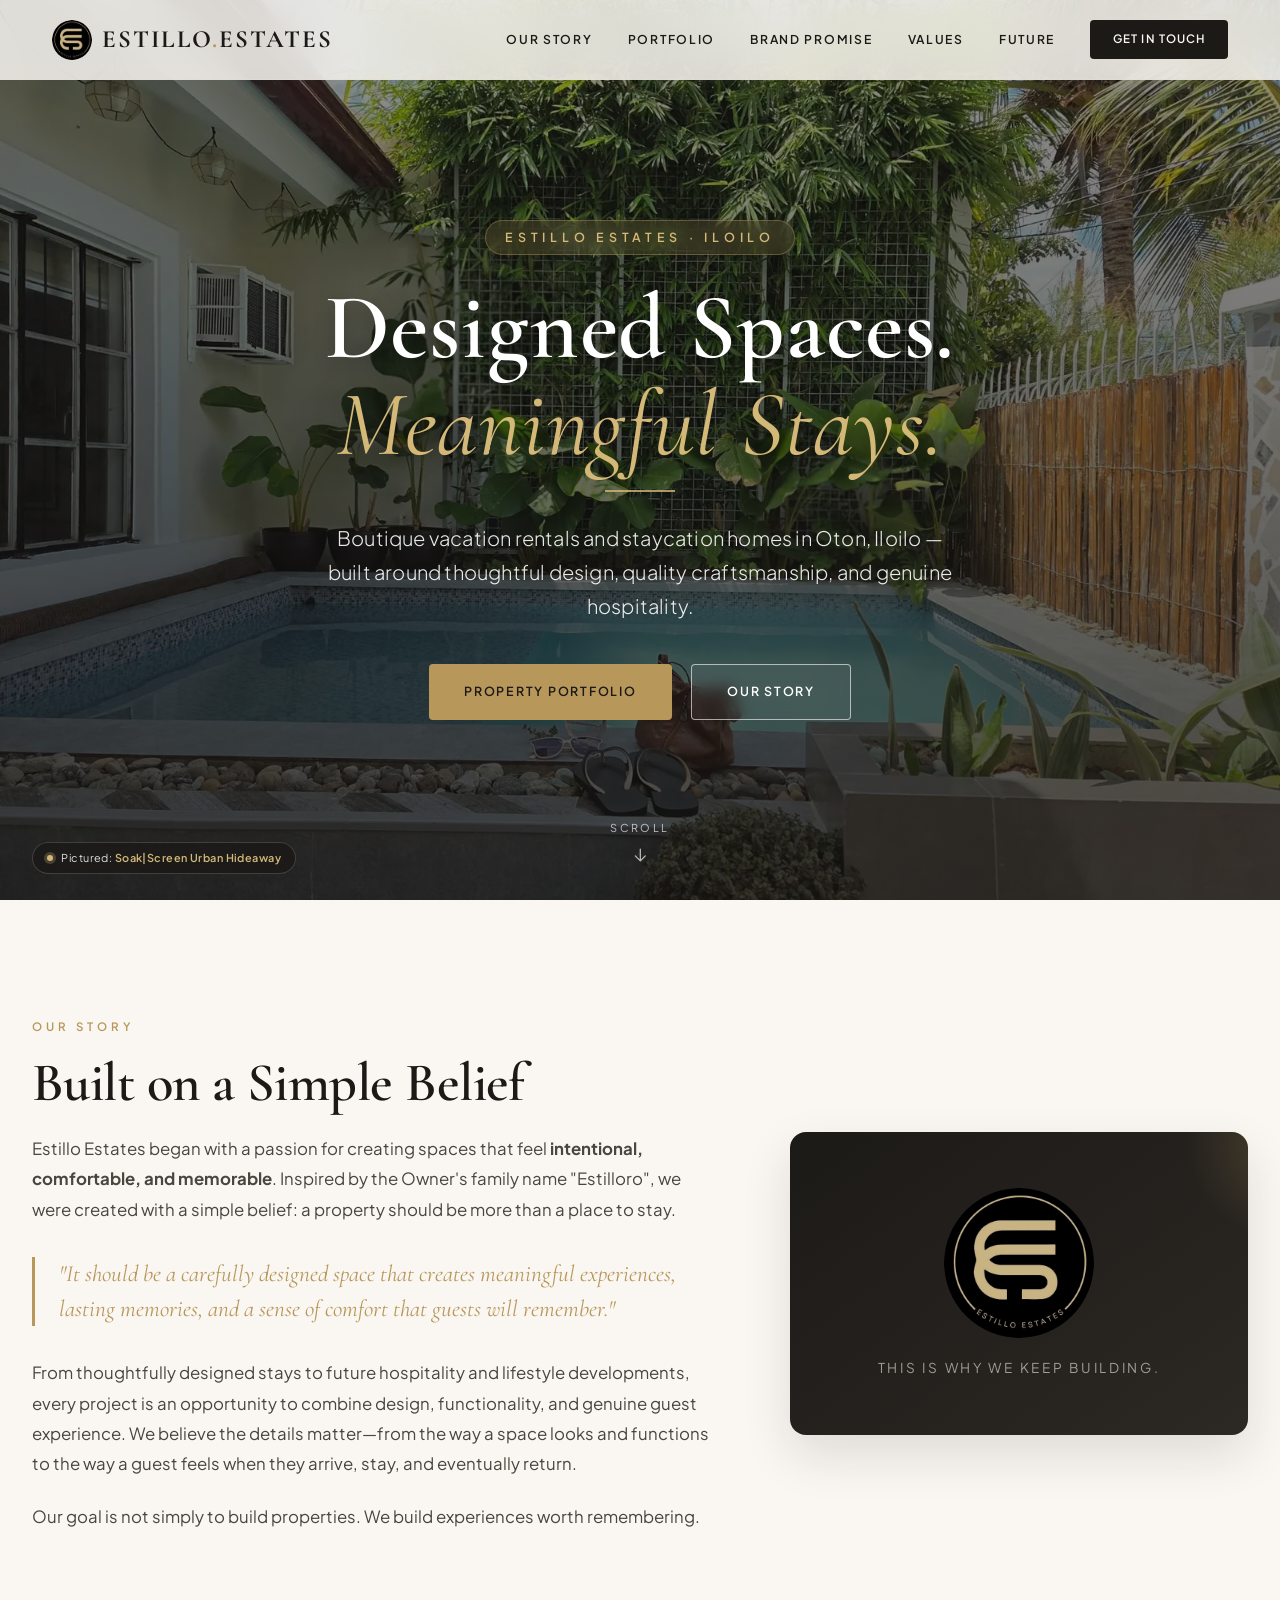
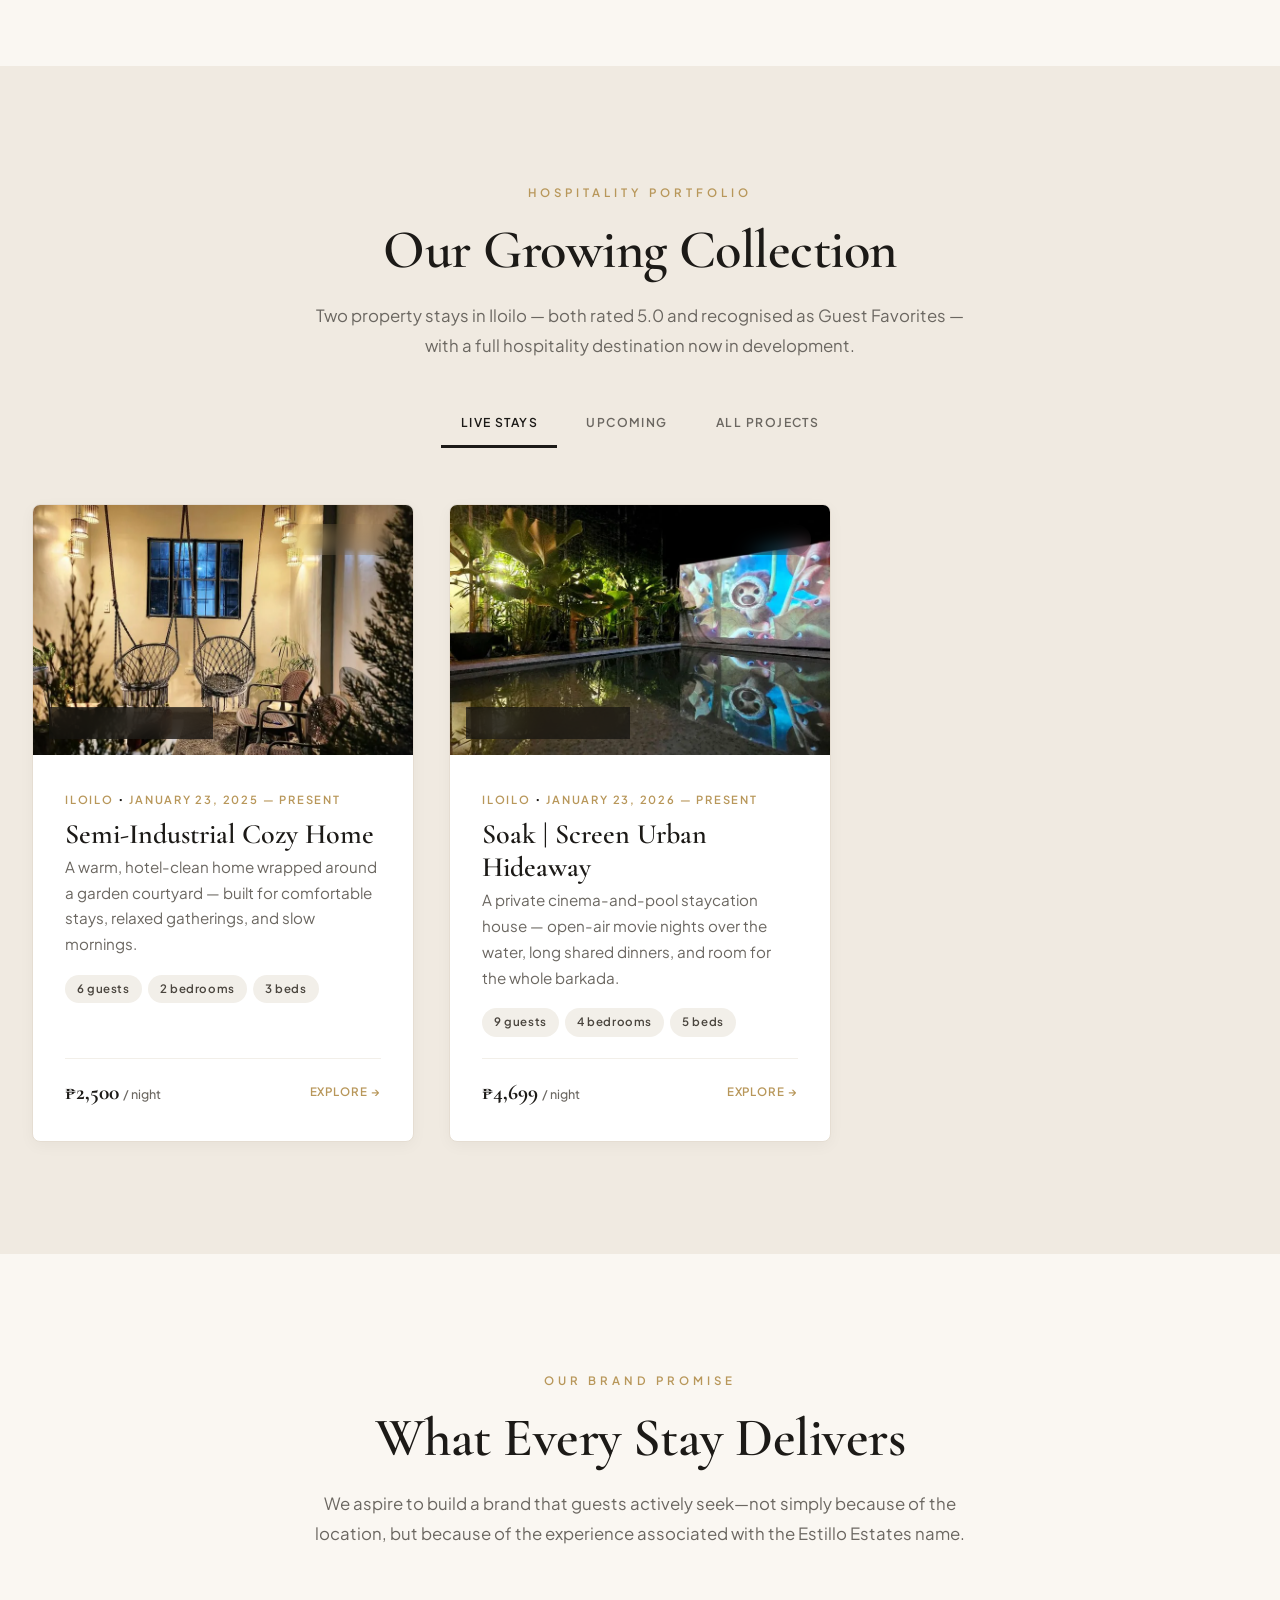
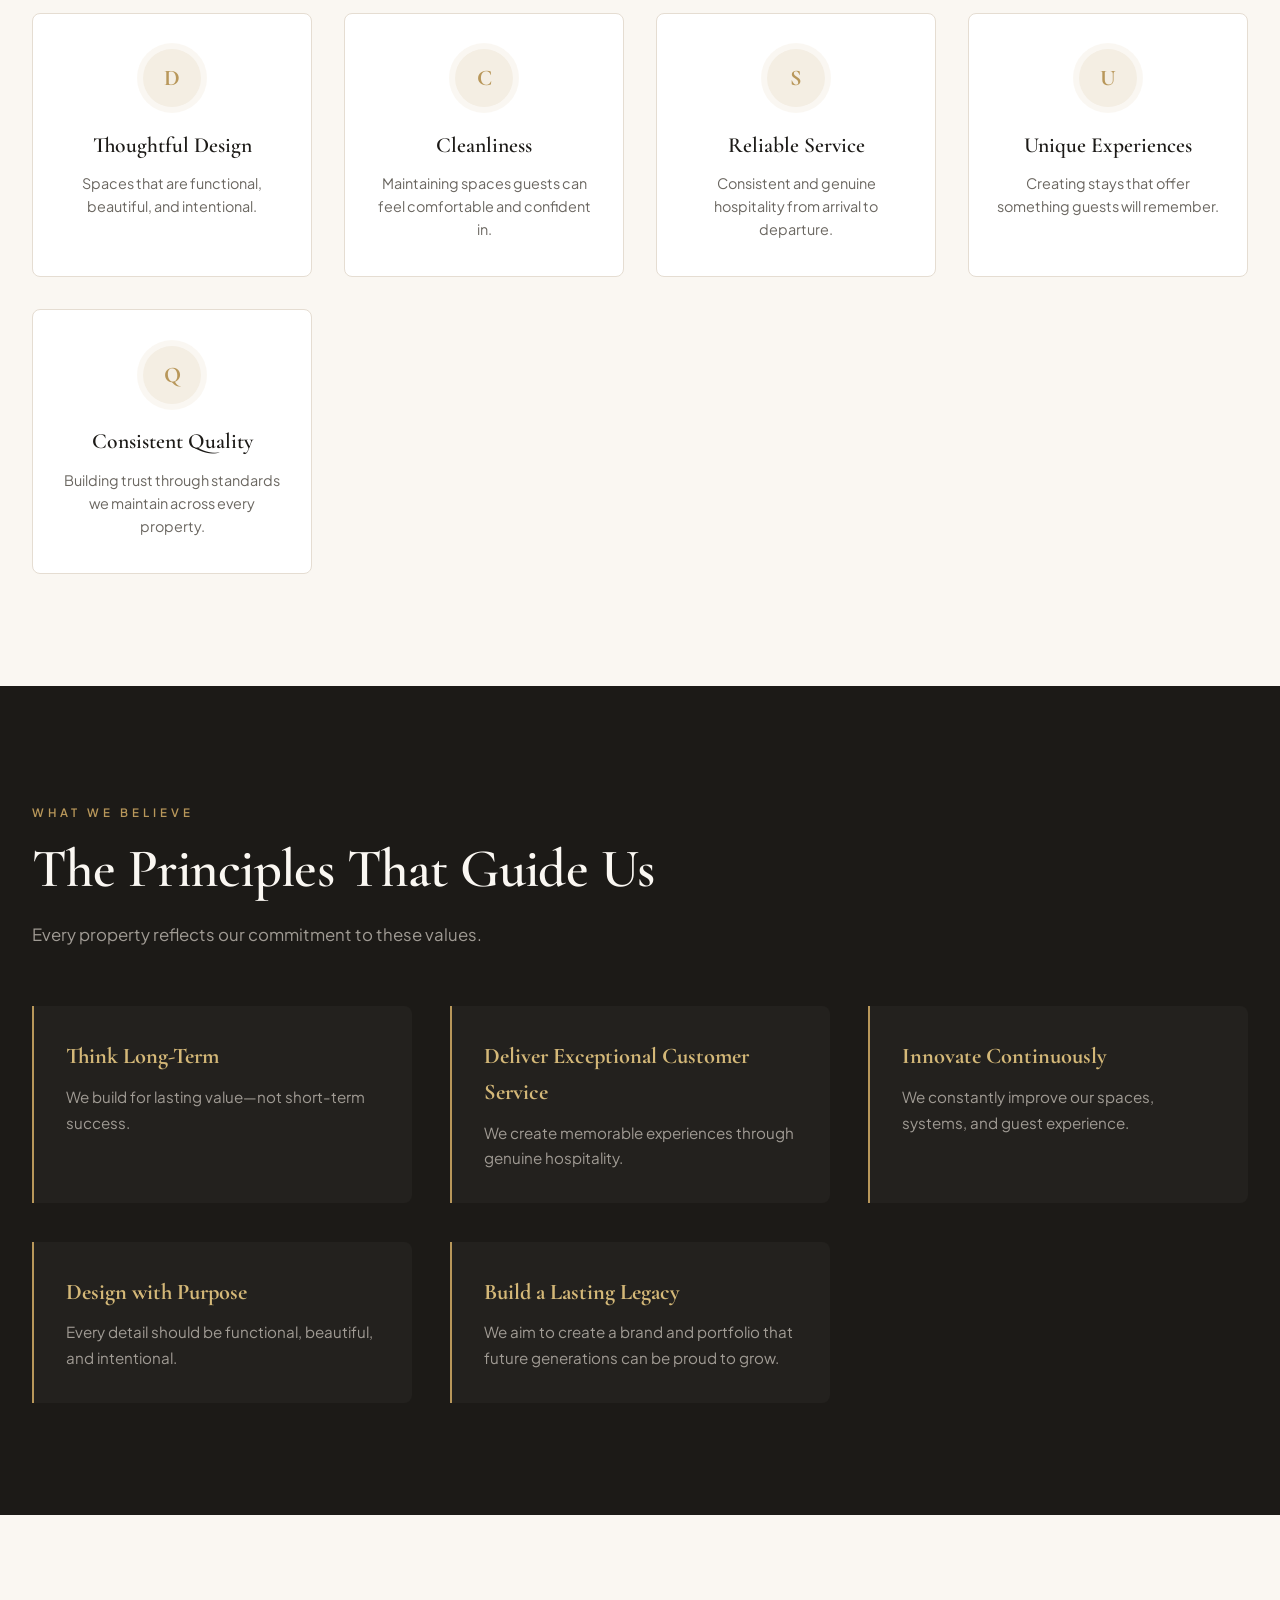
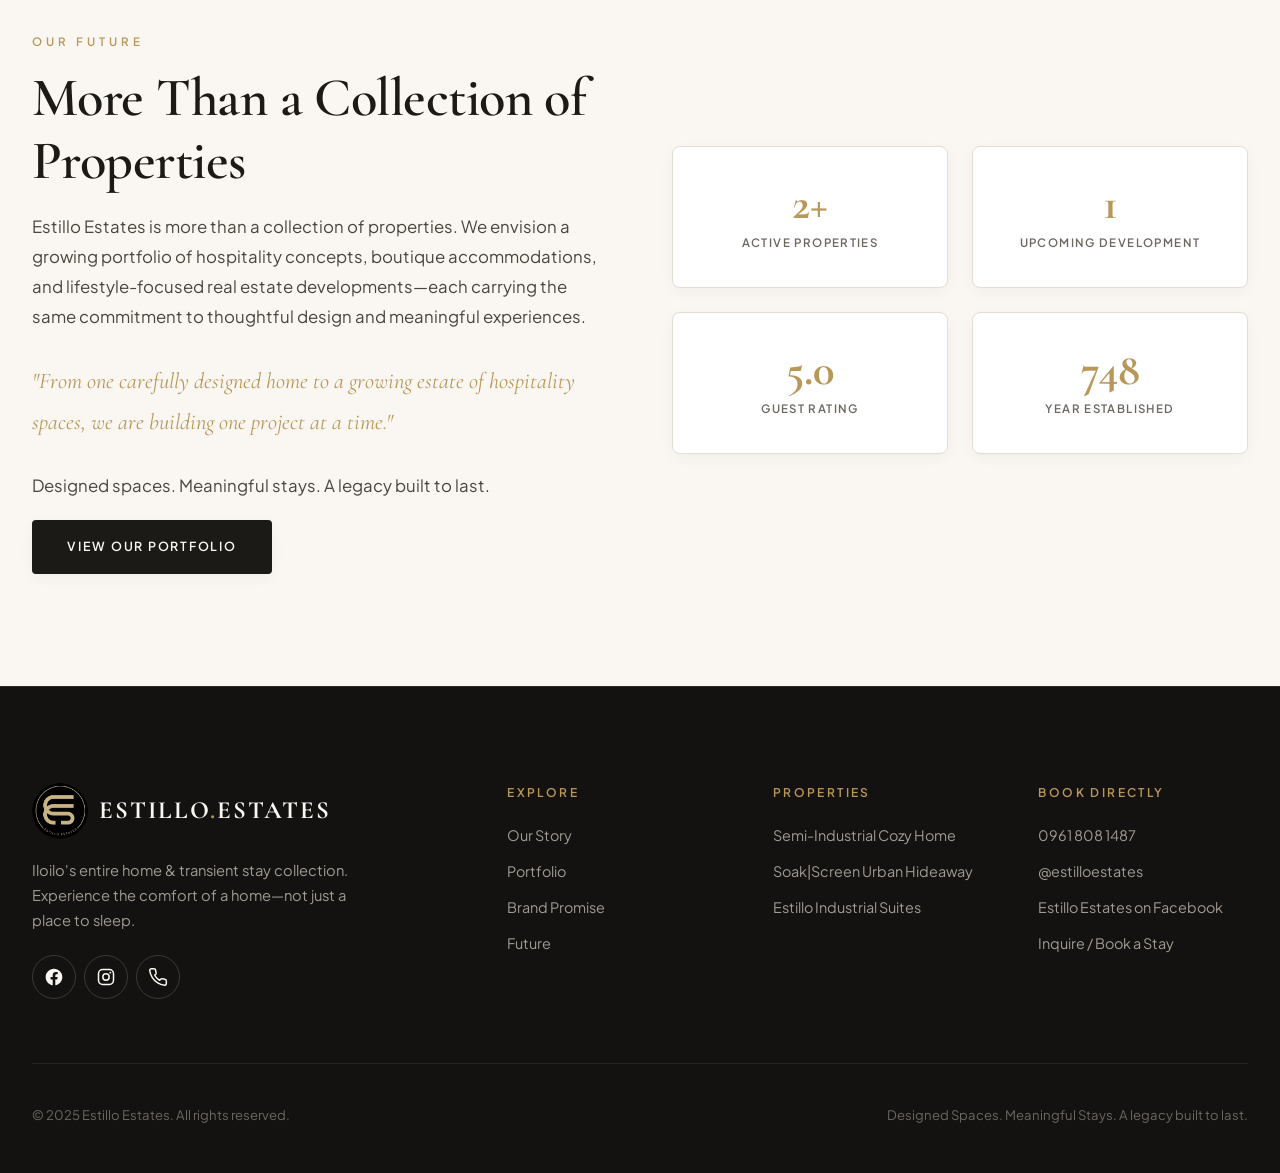
<file: index.html>
<!DOCTYPE html>
<html lang="en">
<head>
    <meta charset="UTF-8">
    <meta name="viewport" content="width=device-width, initial-scale=1.0, viewport-fit=cover">
    <title>Estillo Estates — Vacation Rentals in Iloilo</title>
    <meta name="description" content="Estillo Estates offers boutique vacation rental homes in Iloilo with private pools, garden courtyards, and cinema nights. Book directly, no fees.">
    <meta name="robots" content="index, follow">
    <meta name="theme-color" content="#faf7f2">
    <meta name="format-detection" content="telephone=no">
    <meta name="mobile-web-app-capable" content="yes">
    <meta name="apple-mobile-web-app-status-bar-style" content="default">

    <!-- SITE_URL: update every absolute URL below (canonical, OG, Twitter, JSON-LD,
         robots.txt, sitemap.xml) once the Netlify site name or custom domain is final. -->
    <link rel="canonical" href="https://estilloestates.netlify.app/">

    <!-- Brand icons -->
    <link rel="icon" href="assets/logo-192.png" type="image/png" sizes="192x192">
    <link rel="icon" href="assets/favicon.svg" type="image/svg+xml">
    <link rel="apple-touch-icon" href="assets/logo-192.png">

    <!-- OpenGraph SEO Tags -->
    <meta property="og:title" content="Estillo Estates — Vacation Rentals in Iloilo">
    <meta property="og:description" content="Experience the comfort of a home—not just a place to sleep. Two 5.0-rated stays in Iloilo. Book directly with us.">
    <meta property="og:type" content="website">
    <meta property="og:url" content="https://estilloestates.netlify.app/">
    <meta property="og:site_name" content="Estillo Estates">
    <meta property="og:locale" content="en_PH">
    <meta property="og:image" content="https://estilloestates.netlify.app/assets/logo.png">
    <meta property="og:image:width" content="400">
    <meta property="og:image:height" content="400">

    <!-- Twitter Card -->
    <meta name="twitter:card" content="summary">
    <meta name="twitter:title" content="Estillo Estates — Vacation Rentals in Iloilo">
    <meta name="twitter:description" content="Experience the comfort of a home—not just a place to sleep. Two 5.0-rated stays in Iloilo. Book directly with us.">
    <meta name="twitter:image" content="https://estilloestates.netlify.app/assets/logo.png">

    <!-- Structured data: tells Google this is a real hospitality brand with two
         bookable, guest-rated properties — not just a page of text. No ratingCount
         or address is included below because none is publicly verifiable yet;
         fabricating either would violate Google's structured-data guidelines. -->
    <script type="application/ld+json">
    {
        "@context": "https://schema.org",
        "@graph": [
            {
                "@type": "Organization",
                "@id": "https://estilloestates.netlify.app/#organization",
                "name": "Estillo Estates",
                "url": "https://estilloestates.netlify.app/",
                "logo": "https://estilloestates.netlify.app/assets/logo.png",
                "image": "https://estilloestates.netlify.app/assets/logo.png",
                "description": "Estillo Estates is a growing hospitality and property development brand in Iloilo, Philippines, offering an entire home and transient stay collection built around thoughtful design and genuine hospitality.",
                "telephone": "+63-961-808-1487",
                "areaServed": {
                    "@type": "City",
                    "name": "Oton, Iloilo"
                },
                "sameAs": [
                    "https://www.facebook.com/profile.php?id=61573081126916",
                    "https://www.instagram.com/estilloestates"
                ]
            },
            {
                "@type": "LodgingBusiness",
                "@id": "https://estilloestates.netlify.app/#lumina",
                "name": "Semi-Industrial Cozy Home",
                "brand": { "@id": "https://estilloestates.netlify.app/#organization" },
                "description": "A hotel-clean, thoughtfully designed entire home in Oton, Iloilo wrapped around a garden courtyard, built for comfortable stays and relaxed gatherings.",
                "image": "https://estilloestates.netlify.app/assets/properties/lumina-garden-lg.webp",
                "url": "https://www.airbnb.com/rooms/1330278337522141292",
                "telephone": "+63-961-808-1487",
                "priceRange": "₱2,500 per night",
                "address": {
                    "@type": "PostalAddress",
                    "addressLocality": "Oton",
                    "addressRegion": "Iloilo",
                    "addressCountry": "PH"
                },
                "amenityFeature": [
                    { "@type": "LocationFeatureSpecification", "name": "Fast WiFi + Netflix" },
                    { "@type": "LocationFeatureSpecification", "name": "Full kitchen" },
                    { "@type": "LocationFeatureSpecification", "name": "Garden swing + outdoor dining" },
                    { "@type": "LocationFeatureSpecification", "name": "Free parking" }
                ]
            },
            {
                "@type": "LodgingBusiness",
                "@id": "https://estilloestates.netlify.app/#savannah",
                "name": "Soak|Screen Urban Hideaway",
                "brand": { "@id": "https://estilloestates.netlify.app/#organization" },
                "description": "A private cinema-and-pool staycation house in Oton, Iloilo with open-air movie nights over the water and room for the whole barkada.",
                "image": "https://estilloestates.netlify.app/assets/properties/savannah-cinema-lg.webp",
                "url": "https://www.airbnb.com/rooms/1591042140564793687",
                "telephone": "+63-961-808-1487",
                "priceRange": "₱4,699 per night",
                "address": {
                    "@type": "PostalAddress",
                    "addressLocality": "Oton",
                    "addressRegion": "Iloilo",
                    "addressCountry": "PH"
                },
                "amenityFeature": [
                    { "@type": "LocationFeatureSpecification", "name": "Private swimming pool" },
                    { "@type": "LocationFeatureSpecification", "name": "Outdoor BBQ + dining area" },
                    { "@type": "LocationFeatureSpecification", "name": "Screen / movie area" },
                    { "@type": "LocationFeatureSpecification", "name": "AC in all bedrooms + living room" }
                ]
            }
        ]
    }
    </script>

    <!-- Hero is the LCP element; preload the crop this viewport will actually use -->
    <link rel="preload" as="image" href="assets/hero-mobile.webp" media="(max-width: 768px)" fetchpriority="high">
    <link rel="preload" as="image" href="assets/hero.webp" media="(min-width: 769px)" fetchpriority="high">

    <!-- Fonts -->
    <link rel="preconnect" href="https://fonts.googleapis.com">
    <link rel="preconnect" href="https://fonts.gstatic.com" crossorigin>

    <!-- Gives the property map embed a head start on its connection setup;
         only helps if "Show map" is clicked within ~10s of load (browsers
         close idle preconnects after that), but costs nothing otherwise -->
    <link rel="preconnect" href="https://www.google.com">
    <link href="https://fonts.googleapis.com/css2?family=Cormorant+Garamond:ital,wght@0,400;0,500;0,600;0,700;1,400;1,500&family=Plus+Jakarta+Sans:wght@300;400;500;600;700&display=swap" rel="stylesheet">

    <!-- Master CSS Design System Bundle. Bump ?v= here and in styles.css
         after editing CSS so browsers don't serve a stale copy. -->
    <link rel="stylesheet" href="css/styles.css?v=19">
</head>
<body>

    <a href="#hero" class="skip-link">Skip to content</a>

    <!-- Header Navigation Bar -->
    <header class="site-header" id="siteHeader">
        <div class="header-inner">
            <a href="#" class="logo" id="logoLink" aria-label="Estillo Estates home">
                <img class="logo-mark" src="assets/logo.png" alt="" data-logo="pair" width="44" height="44" decoding="async">
                <span class="logo-text" data-logo-fallback>ESTILLO<span>.</span>ESTATES</span>
            </a>
            <nav class="main-nav" id="mainNav" aria-label="Primary">
                <a href="#story">Our Story</a>
                <a href="#portfolio">Portfolio</a>
                <a href="#brand">Brand Promise</a>
                <a href="#values">Values</a>
                <a href="#future">Future</a>
                <a href="#contact" class="nav-cta open-booking-modal">Get In Touch</a>
            </nav>
            <button class="hamburger" id="hamburger" type="button" aria-label="Open navigation menu" aria-expanded="false" aria-controls="mobileMenu">
                <span class="hamburger-bars" aria-hidden="true">
                    <span></span>
                    <span></span>
                    <span></span>
                </span>
            </button>
        </div>
    </header>

    <!-- Mobile Drawer Menu -->
    <div class="mobile-menu" id="mobileMenu" aria-hidden="true">
        <nav class="mobile-menu-nav" aria-label="Mobile">
            <a href="#story"><span>Our Story</span><span class="mobile-menu-arrow" aria-hidden="true">→</span></a>
            <a href="#portfolio"><span>Portfolio</span><span class="mobile-menu-arrow" aria-hidden="true">→</span></a>
            <a href="#brand"><span>Brand Promise</span><span class="mobile-menu-arrow" aria-hidden="true">→</span></a>
            <a href="#values"><span>Values</span><span class="mobile-menu-arrow" aria-hidden="true">→</span></a>
            <a href="#future"><span>Future</span><span class="mobile-menu-arrow" aria-hidden="true">→</span></a>
        </nav>
        <div class="mobile-menu-footer">
            <a href="#contact" class="btn btn-primary btn-block open-booking-modal">Get In Touch</a>
            <a href="tel:+639618081487" class="mobile-menu-call">
                <span aria-hidden="true">📞</span> Book directly — 0961 808 1487
            </a>
            <div class="social-links">
                <a href="https://www.facebook.com/profile.php?id=61573081126916"
                   target="_blank" rel="noopener noreferrer" aria-label="Estillo Estates on Facebook">
                    <svg viewBox="0 0 24 24" fill="currentColor" aria-hidden="true">
                        <path d="M22 12.06C22 6.5 17.52 2 12 2S2 6.5 2 12.06c0 5.02 3.66 9.18 8.44 9.94v-7.03H7.9v-2.91h2.54V9.85c0-2.52 1.5-3.91 3.77-3.91 1.09 0 2.24.2 2.24.2v2.46h-1.26c-1.24 0-1.63.78-1.63 1.57v1.89h2.78l-.45 2.91h-2.33V22c4.78-.76 8.44-4.92 8.44-9.94z"/>
                    </svg>
                </a>
                <a href="https://www.instagram.com/estilloestates"
                   target="_blank" rel="noopener noreferrer" aria-label="Estillo Estates on Instagram">
                    <svg viewBox="0 0 24 24" fill="none" stroke="currentColor" stroke-width="1.8" aria-hidden="true">
                        <rect x="3" y="3" width="18" height="18" rx="5"/>
                        <circle cx="12" cy="12" r="3.8"/>
                        <circle cx="17.2" cy="6.8" r="1.1" fill="currentColor" stroke="none"/>
                    </svg>
                </a>
            </div>
        </div>
    </div>

    <!-- Hero Section -->
    <section class="hero" id="hero">
        <div class="hero-content">
            <span class="hero-eyebrow">Estillo Estates<span class="hero-eyebrow-location"> · Iloilo</span></span>
            <h1 class="hero-title">
                Designed Spaces.<br>
                <span class="accent">Meaningful Stays.</span>
            </h1>
            <div class="hero-divider"></div>
            <p class="hero-subtitle">
                Boutique vacation rentals and staycation homes in Oton, Iloilo —
                built around thoughtful design, quality craftsmanship, and genuine hospitality.
            </p>
            <div class="hero-actions">
                <a href="#portfolio" class="btn btn-primary">Property Portfolio</a>
                <a href="#story" class="btn btn-secondary">Our Story</a>
            </div>
        </div>
        <a class="hero-credit" href="#portfolio">
            <span class="hero-credit-dot" aria-hidden="true"></span>
            <span class="hero-credit-text">Pictured: <strong>Soak|Screen Urban Hideaway</strong></span>
        </a>
        <div class="hero-scroll-indicator" aria-hidden="true">
            <span>Scroll</span>
            <svg viewBox="0 0 24 24" fill="none" stroke="currentColor" stroke-width="1.5" stroke-linecap="round" stroke-linejoin="round">
                <path d="M12 5v14M6 13l6 6 6-6"/>
            </svg>
        </div>
    </section>


    
    <!-- Our Story Section -->
    <section class="section story-section" id="story">
        <div class="section-inner">
            <div class="story-grid">
                <div class="story-text reveal">
                    <span class="section-label">Our Story</span>
                    <h2 class="section-title">Built on a Simple Belief</h2>
                    <p>
                        Estillo Estates began with a passion for creating spaces that feel
                        <strong>intentional, comfortable, and memorable</strong>. Inspired by the
                        Owner's family name "Estilloro", we were created with a simple belief:
                        a property should be more than a place to stay.
                    </p>
                    <p class="highlight">
                        "It should be a carefully designed space that creates meaningful
                        experiences, lasting memories, and a sense of comfort that guests
                        will remember."
                    </p>
                    <p>
                        From thoughtfully designed stays to future hospitality and lifestyle
                        developments, every project is an opportunity to combine design,
                        functionality, and genuine guest experience. We believe the details
                        matter—from the way a space looks and functions to the way a guest
                        feels when they arrive, stay, and eventually return.
                    </p>
                    <p>
                        Our goal is not simply to build properties. We build experiences
                        worth remembering.
                    </p>
                </div>
                <div class="story-visual reveal reveal-delay-1">
                    <div class="story-visual-inner">
                        <div class="monogram">
                            <img class="monogram-mark" src="assets/logo.png" alt="Estillo Estates emblem"
                                 data-logo="replace" width="150" height="150" decoding="async">
                            <span class="monogram-text" data-logo-fallback>EE</span>
                        </div>
                        <div class="tagline">This is why we keep building.</div>
                    </div>
                </div>
            </div>
        </div>
    </section>

    <!-- Portfolio Section -->
    <section class="section portfolio-section" id="portfolio">
        <div class="section-inner">
            <div class="section-head reveal">
                <span class="section-label">Hospitality Portfolio</span>
                <h2 class="section-title">Our Growing Collection</h2>
                <p class="section-description">
                    Two property stays in Iloilo — both rated 5.0 and recognised as Guest
                    Favorites — with a full hospitality destination now in development.
                </p>
            </div>

            <!-- Category Filter Tabs -->
            <div class="portfolio-filters reveal reveal-delay-1" role="group" aria-label="Filter properties">
                <button class="filter-btn active" type="button" data-filter="live" aria-pressed="true">Live Stays</button>
                <button class="filter-btn" type="button" data-filter="upcoming" aria-pressed="false">Upcoming</button>
                <button class="filter-btn" type="button" data-filter="all" aria-pressed="false">All Projects</button>
            </div>

            <div class="portfolio-grid">
                <!-- Property Card 1 — Semi-Industrial Cozy Home -->
                <article class="property-card reveal reveal-delay-1" data-category="live" data-property-id="lumina"
                     role="button" tabindex="0" aria-label="View details for Semi-Industrial Cozy Home">
                    <div class="property-card-image">
                        <span class="property-badge live">Book Now</span>
                        <img src="assets/properties/lumina-garden.webp"
                             srcset="assets/properties/lumina-garden.webp 800w, assets/properties/lumina-garden-lg.webp 1400w"
                             sizes="(max-width: 768px) 100vw, 380px"
                             alt="Semi-Industrial Cozy Home garden lounge with hanging swing chairs lit at night"
                             loading="lazy" decoding="async" width="800" height="533">
                        <span class="property-rating"><span aria-hidden="true">★</span> 5.0 · Guest favorite</span>
                    </div>
                    <div class="property-card-body">
                        <span class="years">Iloilo <strong>·</strong> January 23, 2025 — Present</span>
                        <h3>Semi-Industrial Cozy Home</h3>
                        <p>
                            A warm, hotel-clean home wrapped around a garden courtyard — built for
                            comfortable stays, relaxed gatherings, and slow mornings.
                        </p>
                        <ul class="property-specs">
                            <li>6 guests</li>
                            <li>2 bedrooms</li>
                            <li>3 beds</li>
                        </ul>
                        <div class="property-card-footer">
                            <span class="property-price"><strong>₱2,500</strong> / night</span>
                            <span class="property-more">Explore <span aria-hidden="true">→</span></span>
                        </div>
                    </div>
                </article>

                <!-- Property Card 2 — Soak | Screen Urban Hideaway -->
                <article class="property-card reveal reveal-delay-2" data-category="live" data-property-id="savannah"
                     role="button" tabindex="0" aria-label="View details for Soak|Screen Urban Hideaway">
                    <div class="property-card-image">
                        <span class="property-badge live">Book Now</span>
                        <img src="assets/properties/savannah-cinema.webp"
                             srcset="assets/properties/savannah-cinema.webp 800w, assets/properties/savannah-cinema-lg.webp 1400w"
                             sizes="(max-width: 768px) 100vw, 380px"
                             alt="Soak|Screen Urban Hideaway outdoor cinema screen reflected in the pool at night"
                             loading="lazy" decoding="async" width="800" height="533">
                        <span class="property-rating"><span aria-hidden="true">★</span> 5.0 · Guest favorite</span>
                    </div>
                    <div class="property-card-body">
                        <span class="years">Iloilo <strong>·</strong> January 23, 2026 — Present</span>
                        <h3>Soak | Screen Urban Hideaway</h3>
                        <p>
                            A private cinema-and-pool staycation house — open-air movie nights over
                            the water, long shared dinners, and room for the whole barkada.
                        </p>
                        <ul class="property-specs">
                            <li>9 guests</li>
                            <li>4 bedrooms</li>
                            <li>5 beds</li>
                        </ul>
                        <div class="property-card-footer">
                            <span class="property-price"><strong>₱4,699</strong> / night</span>
                            <span class="property-more">Explore <span aria-hidden="true">→</span></span>
                        </div>
                    </div>
                </article>

                <!-- Property Card 3 — Estillo Industrial Suites -->
                <article class="property-card reveal reveal-delay-3" data-category="upcoming" data-property-id="industrial-suites"
                     role="button" tabindex="0" aria-label="View details for Estillo Industrial Suites">
                    <div class="property-card-image">
                        <span class="property-badge upcoming">Target — 2028</span>
                        <img src="assets/properties/eis-concept.webp"
                             srcset="assets/properties/eis-concept.webp 800w, assets/properties/eis-concept-lg.webp 1400w"
                             sizes="(max-width: 768px) 100vw, 380px"
                             alt="Estillo Industrial Suites — in development, target launch 2028"
                             loading="lazy" decoding="async" width="800" height="533">
                        <span class="property-rating property-rating-note">Illustrative graphic — design not yet finalized</span>
                    </div>
                    <div class="property-card-body">
                        <span class="years">In Development · Target 2028</span>
                        <h3>Estillo Industrial Suites</h3>
                        <p class="property-subtitle">EIS — Hospitality Destination</p>
                        <p>
                            A new hospitality concept envisioned to bring together designed accommodations,
                            café culture, and lifestyle spaces under one destination.
                        </p>
                        <ul class="property-specs">
                            <li>Boutique suites</li>
                            <li>Café</li>
                            <li>Lifestyle spaces</li>
                        </ul>
                        <div class="property-card-footer">
                            <span class="property-price property-price-tba">Concept in development</span>
                            <span class="property-more">Explore <span aria-hidden="true">→</span></span>
                        </div>
                    </div>
                </article>
            </div>
        </div>
    </section>

    <!-- Brand Promise Section -->
    <section class="section brand-section" id="brand">
        <div class="section-inner">
            <div class="section-head reveal">
                <span class="section-label">Our Brand Promise</span>
                <h2 class="section-title">What Every Stay Delivers</h2>
                <p class="section-description">
                    We aspire to build a brand that guests actively seek—not simply because of
                    the location, but because of the experience associated with the Estillo Estates name.
                </p>
            </div>
            <div class="brand-grid">
                <div class="brand-item reveal reveal-delay-1">
                    <div class="brand-icon">D</div>
                    <h4>Thoughtful Design</h4>
                    <p>Spaces that are functional, beautiful, and intentional.</p>
                </div>
                <div class="brand-item reveal reveal-delay-2">
                    <div class="brand-icon">C</div>
                    <h4>Cleanliness</h4>
                    <p>Maintaining spaces guests can feel comfortable and confident in.</p>
                </div>
                <div class="brand-item reveal reveal-delay-3">
                    <div class="brand-icon">S</div>
                    <h4>Reliable Service</h4>
                    <p>Consistent and genuine hospitality from arrival to departure.</p>
                </div>
                <div class="brand-item reveal reveal-delay-1">
                    <div class="brand-icon">U</div>
                    <h4>Unique Experiences</h4>
                    <p>Creating stays that offer something guests will remember.</p>
                </div>
                <div class="brand-item reveal reveal-delay-2">
                    <div class="brand-icon">Q</div>
                    <h4>Consistent Quality</h4>
                    <p>Building trust through standards we maintain across every property.</p>
                </div>
            </div>
        </div>
    </section>

    <!-- Values Section -->
    <section class="section values-section" id="values">
        <div class="section-inner">
            <div class="reveal">
                <span class="section-label">What We Believe</span>
                <h2 class="section-title">The Principles That Guide Us</h2>
                <p class="section-description">
                    Every property reflects our commitment to these values.
                </p>
            </div>
            <div class="values-list">
                <div class="value-item reveal reveal-delay-1">
                    <h4>Think Long-Term</h4>
                    <p>We build for lasting value—not short-term success.</p>
                </div>
                <div class="value-item reveal reveal-delay-2">
                    <h4>Deliver Exceptional Customer Service</h4>
                    <p>We create memorable experiences through genuine hospitality.</p>
                </div>
                <div class="value-item reveal reveal-delay-3">
                    <h4>Innovate Continuously</h4>
                    <p>We constantly improve our spaces, systems, and guest experience.</p>
                </div>
                <div class="value-item reveal reveal-delay-1">
                    <h4>Design with Purpose</h4>
                    <p>Every detail should be functional, beautiful, and intentional.</p>
                </div>
                <div class="value-item reveal reveal-delay-2">
                    <h4>Build a Lasting Legacy</h4>
                    <p>We aim to create a brand and portfolio that future generations can be proud to grow.</p>
                </div>
            </div>
        </div>
    </section>

    <!-- Future Section -->
    <section class="section future-section" id="future">
        <div class="section-inner">
            <div class="future-content">
                <div class="future-text reveal">
                    <span class="section-label">Our Future</span>
                    <h2 class="section-title">More Than a Collection of Properties</h2>
                    <p>
                        Estillo Estates is more than a collection of properties. We envision a growing
                        portfolio of hospitality concepts, boutique accommodations, and lifestyle-focused
                        real estate developments—each carrying the same commitment to thoughtful design
                        and meaningful experiences.
                    </p>
                    <p class="emphasis">
                        "From one carefully designed home to a growing estate of hospitality spaces,
                        we are building one project at a time."
                    </p>
                    <p>
                        Designed spaces. Meaningful stays. A legacy built to last.
                    </p>
                    <a href="#portfolio" class="btn btn-primary future-cta">View Our Portfolio</a>
                </div>
                <div class="future-stats reveal reveal-delay-1">
                    <div class="stat-card">
                        <div class="stat-number" data-target="2">2+</div>
                        <div class="stat-label">Active Properties</div>
                    </div>
                    <div class="stat-card">
                        <div class="stat-number" data-target="1">1</div>
                        <div class="stat-label">Upcoming Development</div>
                    </div>
                    <div class="stat-card">
                        <div class="stat-number" data-static>5.0</div>
                        <div class="stat-label">Guest Rating</div>
                    </div>
                    <div class="stat-card">
                        <div class="stat-number" data-target="2025">2025</div>
                        <div class="stat-label">Year Established</div>
                    </div>
                </div>
            </div>
        </div>
    </section>

    <!-- Footer -->
    <footer class="site-footer" id="contact">
        <div class="footer-inner">
            <div class="footer-top">
                <div class="footer-brand">
                    <a href="#" class="logo" aria-label="Estillo Estates home">
                        <img class="logo-mark logo-mark-lg" src="assets/logo.png" alt="" data-logo="pair" width="56" height="56" decoding="async">
                        <span class="logo-text" data-logo-fallback>ESTILLO<span>.</span>ESTATES</span>
                    </a>
                    <p>
                        Iloilo's entire home &amp; transient stay collection. Experience the
                        comfort of a home—not just a place to sleep.
                    </p>
                    <div class="social-links">
                        <a href="https://www.facebook.com/profile.php?id=61573081126916"
                           target="_blank" rel="noopener noreferrer" aria-label="Estillo Estates on Facebook">
                            <svg viewBox="0 0 24 24" fill="currentColor" aria-hidden="true">
                                <path d="M22 12.06C22 6.5 17.52 2 12 2S2 6.5 2 12.06c0 5.02 3.66 9.18 8.44 9.94v-7.03H7.9v-2.91h2.54V9.85c0-2.52 1.5-3.91 3.77-3.91 1.09 0 2.24.2 2.24.2v2.46h-1.26c-1.24 0-1.63.78-1.63 1.57v1.89h2.78l-.45 2.91h-2.33V22c4.78-.76 8.44-4.92 8.44-9.94z"/>
                            </svg>
                        </a>
                        <a href="https://www.instagram.com/estilloestates"
                           target="_blank" rel="noopener noreferrer" aria-label="Estillo Estates on Instagram">
                            <svg viewBox="0 0 24 24" fill="none" stroke="currentColor" stroke-width="1.8" aria-hidden="true">
                                <rect x="3" y="3" width="18" height="18" rx="5"/>
                                <circle cx="12" cy="12" r="3.8"/>
                                <circle cx="17.2" cy="6.8" r="1.1" fill="currentColor" stroke="none"/>
                            </svg>
                        </a>
                        <a href="tel:+639618081487" aria-label="Call or message Estillo Estates">
                            <svg viewBox="0 0 24 24" fill="none" stroke="currentColor" stroke-width="1.8"
                                 stroke-linecap="round" stroke-linejoin="round" aria-hidden="true">
                                <path d="M22 16.9v3a2 2 0 0 1-2.2 2 19.8 19.8 0 0 1-8.6-3.1 19.5 19.5 0 0 1-6-6A19.8 19.8 0 0 1 2.1 4.2 2 2 0 0 1 4.1 2h3a2 2 0 0 1 2 1.7c.1 1 .3 1.9.6 2.8a2 2 0 0 1-.4 2.1L8 9.9a16 16 0 0 0 6 6l1.3-1.3a2 2 0 0 1 2.1-.4c.9.3 1.8.5 2.8.6a2 2 0 0 1 1.8 2z"/>
                            </svg>
                        </a>
                    </div>
                </div>
                <div class="footer-col">
                    <h5>Explore</h5>
                    <a href="#story">Our Story</a>
                    <a href="#portfolio">Portfolio</a>
                    <a href="#brand">Brand Promise</a>
                    <a href="#future">Future</a>
                </div>
                <div class="footer-col">
                    <h5>Properties</h5>
                    <a href="#portfolio">Semi-Industrial Cozy Home</a>
                    <a href="#portfolio">Soak|Screen Urban Hideaway</a>
                    <a href="#portfolio">Estillo Industrial Suites</a>
                </div>
                <div class="footer-col">
                    <h5>Book Directly</h5>
                    <a href="tel:+639618081487">0961 808 1487</a>
                    <a href="https://www.instagram.com/estilloestates" target="_blank" rel="noopener noreferrer">@estilloestates</a>
                    <a href="https://www.facebook.com/profile.php?id=61573081126916" target="_blank" rel="noopener noreferrer">Estillo Estates on Facebook</a>
                    <a href="#" class="open-booking-modal">Inquire / Book a Stay</a>
                </div>
            </div>
            <div class="footer-bottom">
                <span>© 2025 Estillo Estates. All rights reserved.</span>
                <span class="credit">Designed Spaces. Meaningful Stays. A legacy built to last.</span>
            </div>
        </div>
    </footer>

    <!-- Sticky Mobile Action Bar -->
    <div class="mobile-cta-bar" id="mobileCtaBar">
        <a href="#portfolio" class="mobile-cta-link">Portfolio</a>
        <button type="button" class="btn btn-primary mobile-cta-btn open-booking-modal">Book a Stay</button>
    </div>

    <!-- Property Quick-View Modal Overlay -->
    <div class="modal-overlay" id="propertyModal" aria-hidden="true" role="dialog" aria-modal="true" aria-labelledby="modalPropTitle">
        <div class="modal-card">
            <!-- Stays pinned while modal-body scrolls, so the guest always
                 knows which property they're looking at -->
            <div class="modal-sticky-header">
                <div class="modal-grabber" aria-hidden="true"></div>
                <button class="modal-close" id="modalCloseBtn" type="button" aria-label="Close property details">&times;</button>
                <h2 class="modal-title" id="modalPropTitle">Property Title</h2>
                <p class="modal-tagline" id="modalPropTagline">Property Tagline</p>
            </div>
            <div class="modal-body">

                <!-- Scrolls away with the rest of the content — only the
                     title/tagline above stay pinned, to avoid a crowded
                     sticky header on narrow phones -->
                <div class="modal-meta">
                    <span class="modal-rating" id="modalPropCapacity">Capacity</span>
                    <span class="modal-location" id="modalPropLocation">Location</span>
                </div>

                <!-- Swipeable on touch; arrow buttons cover mouse/trackpad users
                     since there's no swipe gesture and the scrollbar is hidden -->
                <div class="modal-gallery">
                    <div class="gallery-track" id="modalGallery" tabindex="0" role="group" aria-label="Property photos, swipe to browse"></div>
                    <button type="button" class="gallery-nav gallery-nav-prev" id="modalGalleryPrev" aria-label="Previous photo">
                        <svg viewBox="0 0 24 24" fill="none" stroke="currentColor" stroke-width="2" stroke-linecap="round" stroke-linejoin="round" aria-hidden="true"><path d="M15 18l-6-6 6-6"/></svg>
                    </button>
                    <button type="button" class="gallery-nav gallery-nav-next" id="modalGalleryNext" aria-label="Next photo">
                        <svg viewBox="0 0 24 24" fill="none" stroke="currentColor" stroke-width="2" stroke-linecap="round" stroke-linejoin="round" aria-hidden="true"><path d="M9 18l6-6-6-6"/></svg>
                    </button>
                    <div class="gallery-dots" id="modalGalleryDots" aria-hidden="true"></div>
                </div>

                <ul class="modal-specs" id="modalPropSpecs"></ul>

                <div class="modal-address" id="modalAddressWrap" hidden>
                    <span class="modal-address-text">
                        <svg class="modal-address-pin" viewBox="0 0 24 24" fill="none" stroke="currentColor" stroke-width="1.8" stroke-linecap="round" stroke-linejoin="round" aria-hidden="true">
                            <path d="M12 21s-7-6.1-7-11.5A7 7 0 0 1 19 9.5C19 14.9 12 21 12 21z"/>
                            <circle cx="12" cy="9.5" r="2.3"/>
                        </svg>
                        <span id="modalPropAddress"></span>
                    </span>
                    <div class="modal-address-actions">
                        <a class="modal-address-link" id="modalDirectionsLink" href="#" target="_blank" rel="noopener noreferrer">Directions <span aria-hidden="true">→</span></a>
                        <button type="button" class="modal-address-link modal-address-toggle" id="modalAddressToggle" aria-expanded="false" aria-controls="modalMapWrap">Show map</button>
                    </div>
                </div>
                <div class="modal-map" id="modalMapWrap" hidden>
                    <div class="modal-map-loading" id="modalMapLoading" aria-hidden="true">
                        <span class="modal-map-loading-row">
                            <span class="modal-map-spinner"></span>
                            <span id="modalMapLoadingText">Loading map…</span>
                        </span>
                        <a id="modalMapFallbackLink" href="#" target="_blank" rel="noopener noreferrer" hidden>Open in Google Maps <span aria-hidden="true">↗</span></a>
                    </div>
                    <!-- eager: the src is only ever set from a click handler (never on page
                         load), so native lazy-loading would only add its own extra delay
                         re-evaluating intersection right after the wrapper is unhidden -->
                    <iframe id="modalMapFrame" src="" loading="eager"
                            title="Map showing the property location"
                            referrerpolicy="no-referrer-when-downgrade"></iframe>
                </div>

                <p class="modal-desc" id="modalPropDesc">Property Description</p>

                <div class="modal-amenities">
                    <h5>Key Amenities &amp; Features</h5>
                    <ul id="modalPropAmenities" class="amenity-list"></ul>
                </div>

                <blockquote class="modal-quote" id="modalPropQuote" hidden>
                    <p id="modalPropQuoteText"></p>
                    <cite id="modalPropQuoteAuthor"></cite>
                </blockquote>

                <div class="modal-actions">
                    <div class="modal-rate" id="modalPropRate"></div>
                    <div class="modal-book-row" id="modalBookRow">
                        <a class="btn btn-primary" id="modalPropBookAirbnb" href="#" target="_blank" rel="noopener noreferrer">Airbnb</a>
                        <a class="btn btn-primary" id="modalPropBookBooking" href="#" target="_blank" rel="noopener noreferrer">Booking.com</a>
                    </div>
                    <button type="button" class="btn btn-secondary btn-block open-booking-modal" id="modalPropContact">Other ways to book</button>
                </div>
            </div>
        </div>
    </div>

    <!-- Get In Touch / Booking Modal Overlay -->
    <div class="modal-overlay" id="bookingModal" aria-hidden="true" role="dialog" aria-modal="true" aria-labelledby="bookingModalTitle">
        <div class="modal-card modal-card-sm">
            <div class="modal-grabber" aria-hidden="true"></div>
            <button class="modal-close" id="bookingCloseBtn" type="button" aria-label="Close booking options">&times;</button>
            <div class="modal-body">
                <span class="section-label">Get In Touch</span>
                <h2 class="modal-title" id="bookingModalTitle">Book Your Stay</h2>
                <p class="modal-desc modal-desc-tight">
                    Both homes are bookable on Airbnb or Booking.com — pick your
                    platform to see live dates, reviews and instant booking. Prefer to
                    talk first? Message us directly.
                </p>

                <ul class="booking-options">
                    <li>
                        <div class="booking-option" data-property="lumina">
                            <img src="assets/properties/lumina-thumb.webp" alt="" width="74" height="74" decoding="async">
                            <span class="booking-option-body">
                                <span class="booking-option-name">Semi-Industrial Cozy Home</span>
                                <span class="booking-option-sub">6 guests · Oton, Iloilo</span>
                                <span class="booking-option-rate">₱2,500 <span>/ night</span></span>
                                <span class="booking-option-platforms">
                                    <a href="https://www.airbnb.com/rooms/1330278337522141292" target="_blank" rel="noopener noreferrer">Airbnb</a>
                                    <a href="https://www.booking.com/Pulse-hT09gx" target="_blank" rel="noopener noreferrer">Booking.com</a>
                                </span>
                            </span>
                        </div>
                    </li>
                    <li>
                        <div class="booking-option" data-property="savannah">
                            <img src="assets/properties/savannah-thumb.webp" alt="" width="74" height="74" decoding="async">
                            <span class="booking-option-body">
                                <span class="booking-option-name">Soak|Screen Urban Hideaway</span>
                                <span class="booking-option-sub">9 guests · Oton, Iloilo</span>
                                <span class="booking-option-rate">₱4,699 <span>/ night</span></span>
                                <span class="booking-option-platforms">
                                    <a href="https://www.airbnb.com/rooms/1591042140564793687" target="_blank" rel="noopener noreferrer">Airbnb</a>
                                    <a href="https://www.booking.com/Pulse-aFRwUF" target="_blank" rel="noopener noreferrer">Booking.com</a>
                                </span>
                            </span>
                        </div>
                    </li>
                </ul>

                <div class="booking-direct">
                    <h5>Message us directly</h5>
                    <a class="btn btn-secondary btn-block" href="tel:+639618081487">Call or text 0961 808 1487</a>
                    <div class="booking-direct-links">
                                                <a href="https://www.facebook.com/profile.php?id=61573081126916" target="_blank" rel="noopener noreferrer">Facebook</a>
                        <a href="https://www.instagram.com/estilloestates" target="_blank" rel="noopener noreferrer">Instagram</a>
                    </div>
                    <p class="booking-note">
                        Partnership or EIS enquiries? Call or message us on any channel above.
                    </p>
                </div>
            </div>
        </div>
    </div>

    <!-- Application JavaScript Entry Point -->
    <script src="js/main.js?v=17"></script>
</body>
</html>
</file>
<file: css/styles.css>
/* Estillo Estates Master Design System Bundle */

/* The ?v= token busts the browser cache. Imported files are cached
   separately from this one, so a plain reload can leave you looking at
   stale rules — bump this number whenever you edit any CSS below. */
@import './variables.css?v=20';
@import './base.css?v=20';
@import './layout.css?v=20';
@import './components.css?v=20';
@import './sections.css?v=20';
@import './responsive.css?v=20';
</file>
